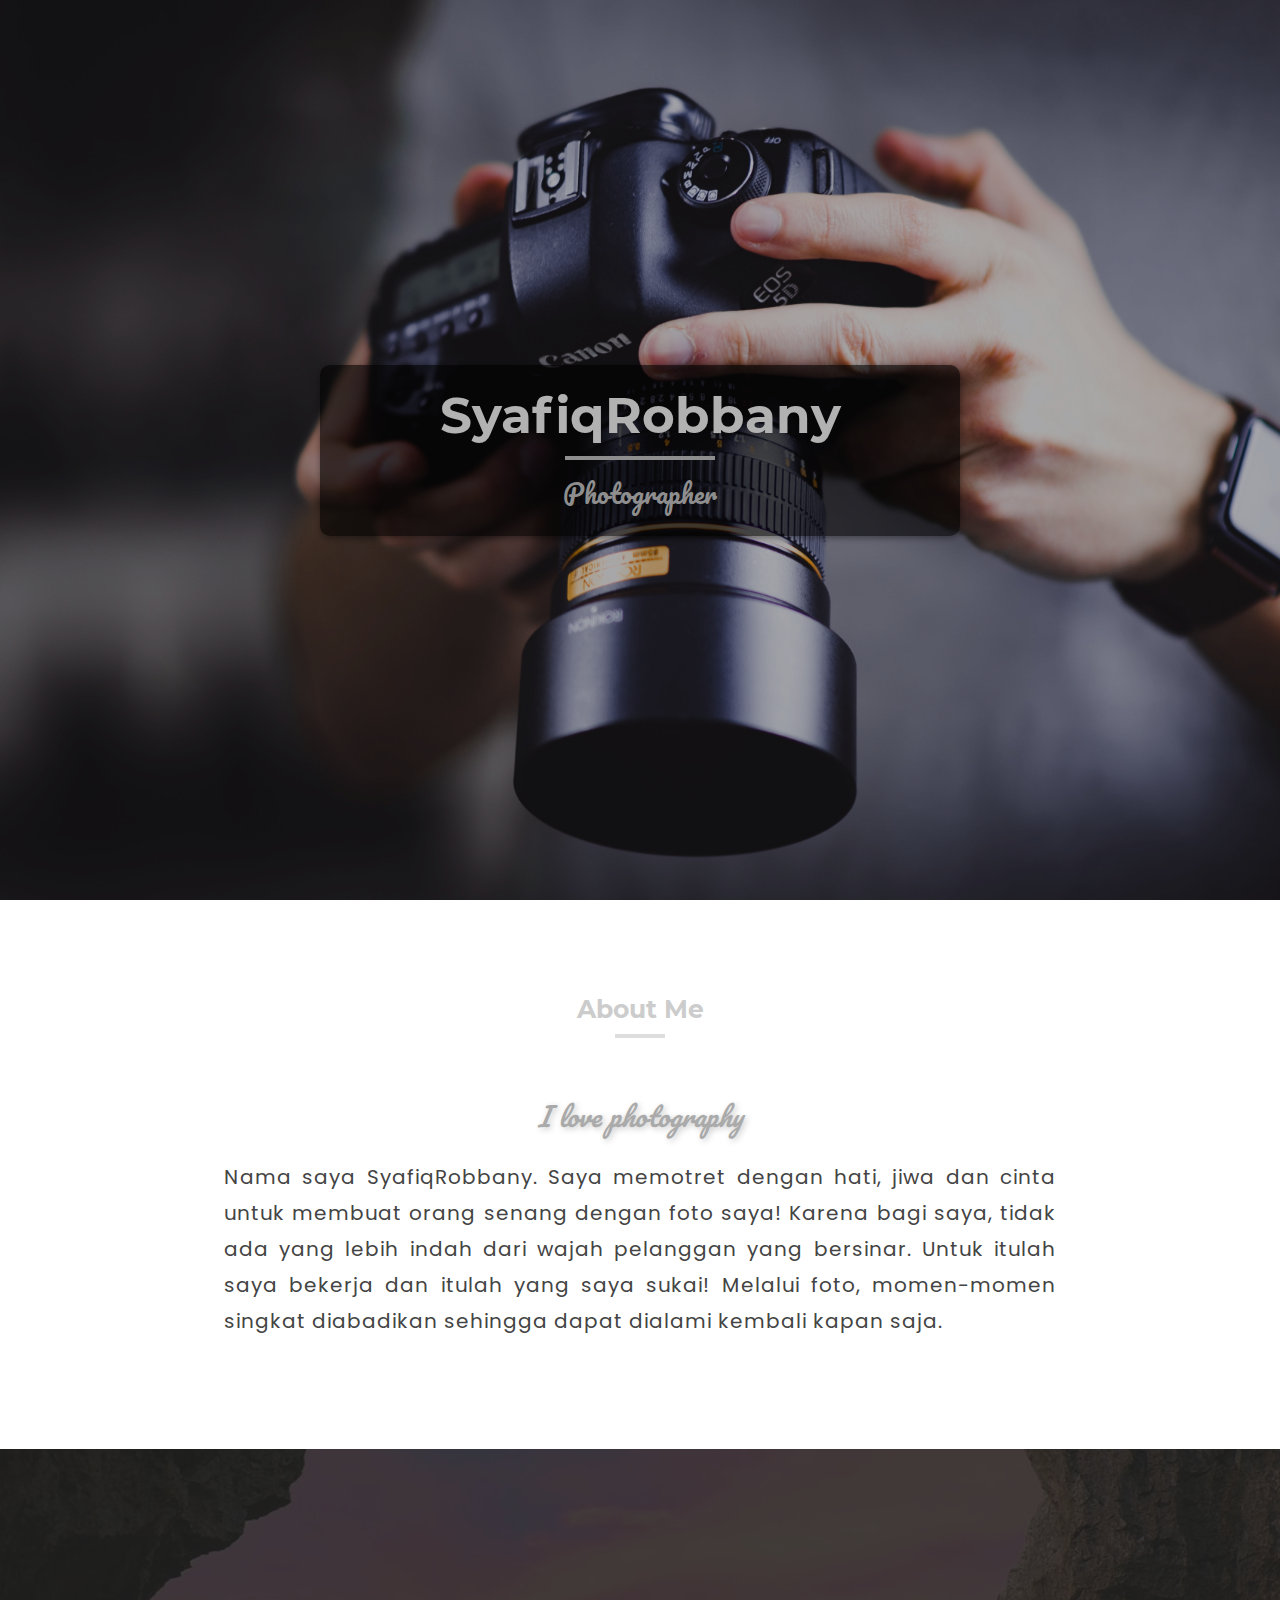
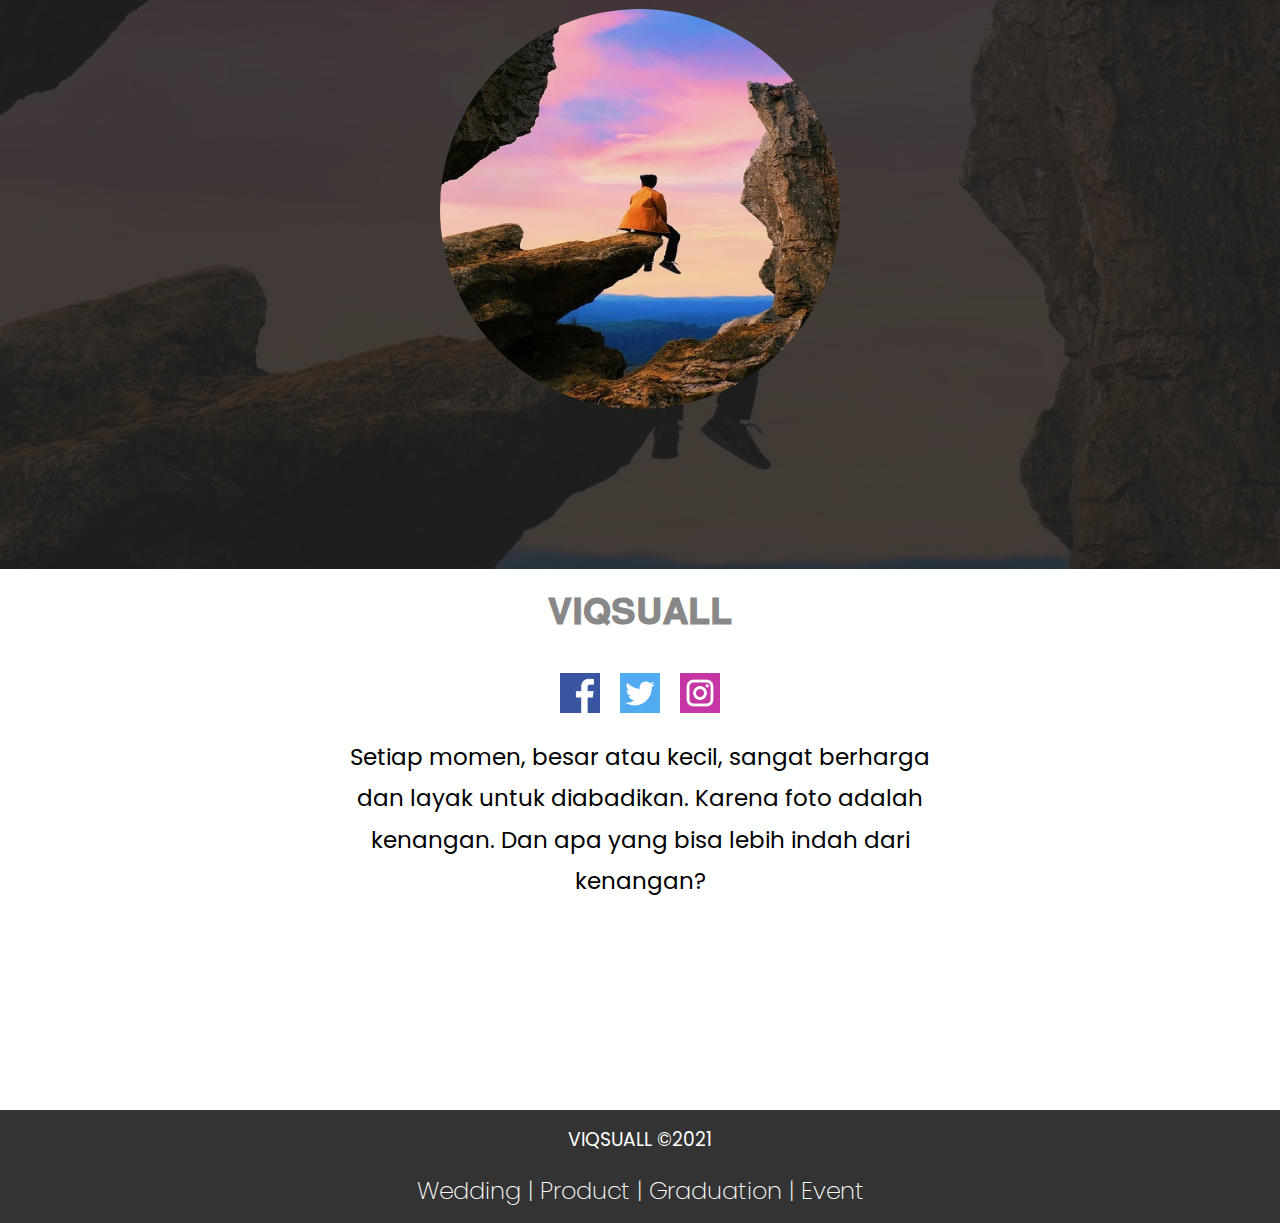
<file: index.html>
<!-- 
  Author : Elias Abdurrahman
  Date   : March 3 2019

  @codingWithElias
  ---------------------
  youtube.com/codingWithElias
  fb.me/codingWithElias
  t.me/codingWithElias
 -->
<!DOCTYPE html>
<html lang="en">
	<head>
		<title>ViqSuall</title>
		<meta charset="utf-8" />
		<meta name="viewport" content="width=device-width, initial-scale=1" />
		<meta name="author" content="Elias Abdurrahman" />
		<link rel="stylesheet" href="css/style.css" />
		<link rel="icon" href="logo.png" />
	</head>
	<body id="body">
		<div class="container">
			<nav class="main-nav" id="mainNav">
				<div class="nav-logo">
					<!-- <h2><a href="#">< YOUR LOGO ></a></h2> -->
					<div class="img-logo">
						<a href="index.html">
							<img src="img/logo.png" alt="Logo" />
						</a>
					</div>
					<img src="img/svg/menu.svg" id="mainMenu" alt="Menu" />
				</div>
				<ul class="nav-links" id="mainLink">
					<li class="active"><a href="index.html">About</a></li>
					<li><a href="portfolio.html">Portfolio</a></li>
					<li><a href="contact.html">Contact</a></li>
				</ul>
			</nav>

			<header class="main-banner-about">
				<div class="overl"></div>
				<div class="title">
					<h1>SyafiqRobbany</h1>
					<hr class="hr" />
					<h2>Photographer</h2>
				</div>
			</header>
			<!-- About  Link-->
			<div id="about"></div>
			<br />
			<section class="main-section-about">
				<h5 class="title-txt">
					About Me
					<hr />
				</h5>
				<div class="about-me">
					<div class="about">
						<h1><em>I love photography</em></h1>
						<p>
							Nama saya SyafiqRobbany. Saya memotret dengan hati, jiwa dan cinta
							untuk membuat orang senang dengan foto saya! Karena bagi saya,
							tidak ada yang lebih indah dari wajah pelanggan yang bersinar.
							Untuk itulah saya bekerja dan itulah yang saya sukai! Melalui
							foto, momen-momen singkat diabadikan sehingga dapat dialami
							kembali kapan saja.
						</p>
					</div>

					<div class="info">
						<div class="about-info">
							<div class="my-image"></div>
							<img src="img/bg-1.jpg" alt="Me" class="me" />
						</div>
						<h1>𝐕𝐈𝐐𝐒𝐔𝐀𝐋𝐋</h1>
						<div class="social">
							<a href="#">
								<img src="img/social/facebook.png" />
							</a>
							<a href="#">
								<img src="img/social/twitter.png" />
							</a>

							<a href="https://www.instagram.com/viqsuall/">
								<img src="img/social/instagram.png" />
							</a>
						</div>
						<p>
							Setiap momen, besar atau kecil, sangat berharga dan layak untuk
							diabadikan. Karena foto adalah kenangan. Dan apa yang bisa lebih
							indah dari kenangan?
						</p>
					</div>
				</div>
				<br /><br /><br />
			</section>
			<div class="some-margin"></div>
			<footer class="main-footer">
				<h3>VIQSUALL &copy;2021</h3>
				<br />
				<h2>Wedding | Product | Graduation | Event</h2>
			</footer>
		</div>
		<script src="js/jquery.min.js"></script>
		<script src="js/app.js"></script>
	</body>
</html>
</file>
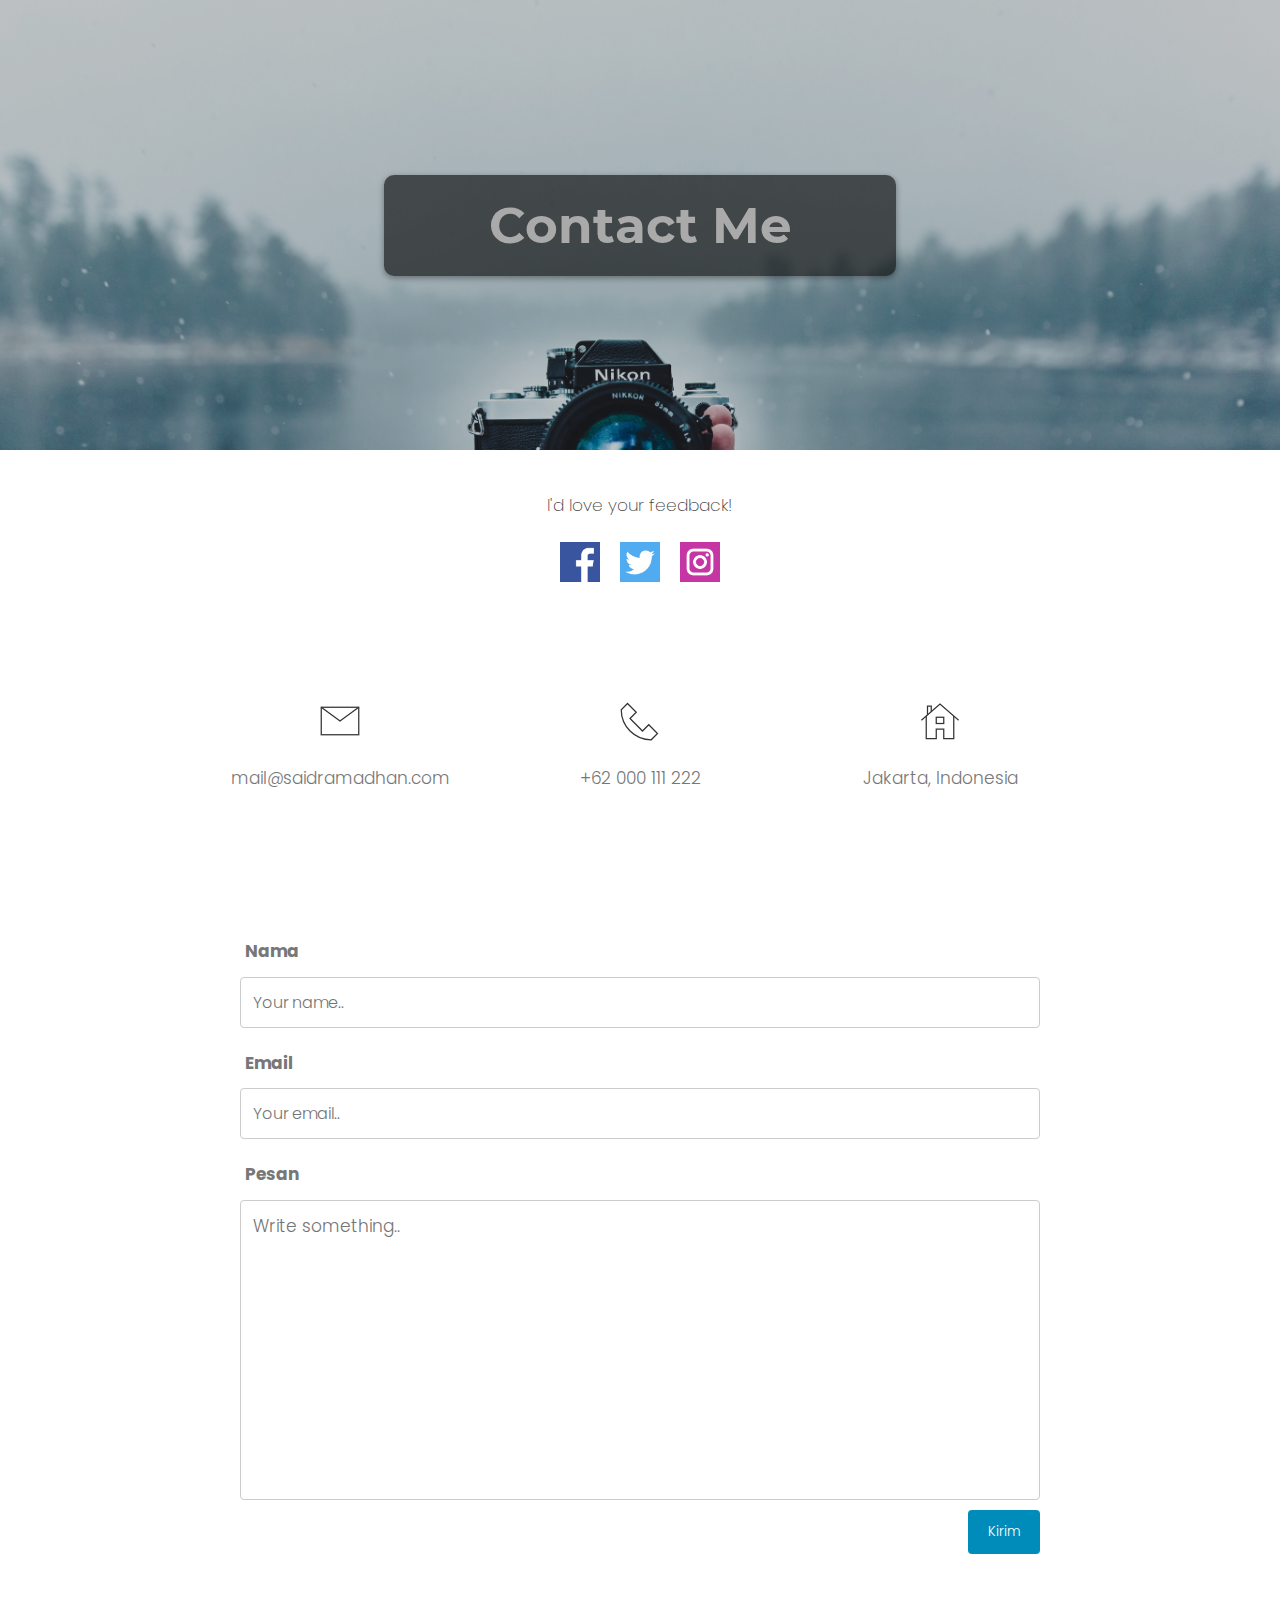
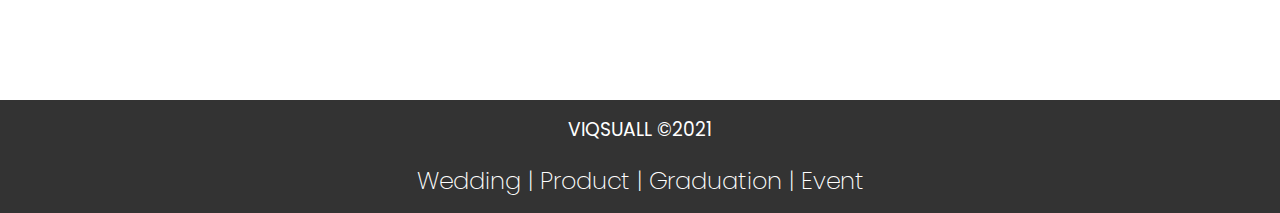
<file: contact.html>
<!DOCTYPE html>
<html lang="en">
	<head>
		<title>Contact Me</title>
		<meta charset="utf-8" />
		<meta name="viewport" content="width=device-width, initial-scale=1" />
		<meta name="author" content="Elias Abdurrahman" />
		<link rel="stylesheet" href="css/style.css" />
		<link rel="icon" href="logo.png" />
	</head>
	<body id="body">
		<div class="container">
			<nav class="main-nav" id="mainNav">
				<div class="nav-logo">
					<!-- <h2><a href="#">< YOUR LOGO ></a></h2> -->
					<div class="img-logo">
						<a href="index.html">
							<img src="img/logo.png" alt="Logo" />
						</a>
					</div>
					<img src="img/svg/menu.svg" id="mainMenu" alt="Menu" />
				</div>
				<ul class="nav-links" id="mainLink">
					<li><a href="index.html">About</a></li>
					<li><a href="portfolio.html">Portfolio</a></li>
					<li class="active"><a href="contact.html">Contact</a></li>
				</ul>
			</nav>

			<header class="main-banner-contact">
				<div class="overl"></div>
				<div class="title">
					<h1>Contact Me</h1>
				</div>
			</header>
			<!-- About  Link-->
			<div id="about"></div>
			<br />
			<section class="main-section">
				<!-- Contact -->
				<div id="contact"></div>
				<br />
				<p class="p-desc">I'd love your feedback!</p>
				<div class="social">
					<a href="#">
						<img src="img/social/facebook.png" />
					</a>
					<a href="#">
						<img src="img/social/twitter.png" />
					</a>

					<a href="https://www.instagram.com/viqsuall/">
						<img src="img/social/instagram.png" />
					</a>
				</div>
				<div class="contact">
					<div class="address">
						<div class="address-link">
							<img src="img/svg/email.svg" />
							<h3 title="My Email">mail@saidramadhan.com</h3>
						</div>
						<div class="address-link">
							<img src="img/svg/phone.svg" />
							<h3>+62 000 111 222</h3>
						</div>
						<div class="address-link">
							<img src="img/svg/home.svg" />
							<h3>Jakarta, Indonesia</h3>
						</div>
					</div>
					<div class="form">
						<form action="" method="POST">
							<div class="row">
								<label for="fname">Nama</label>
								<input type="text" placeholder="Your name.." />
							</div>
							<div class="row">
								<label for="lname">Email</label>
								<input type="text" placeholder="Your email.." />
							</div>
							<div class="row">
								<label for="subject">Pesan</label>
								<textarea
									name="subject"
									placeholder="Write something.."
								></textarea>
							</div>
							<div class="row">
								<button type="submit">Kirim</button>
							</div>
						</form>
					</div>
				</div>
			</section>
			<footer class="main-footer">
				<h3>VIQSUALL &copy;2021</h3>
				<br />
				<h2>Wedding | Product | Graduation | Event</h2>
			</footer>
		</div>
		<script src="js/jquery.min.js"></script>
		<script src="js/app.js"></script>
	</body>
</html>
</file>
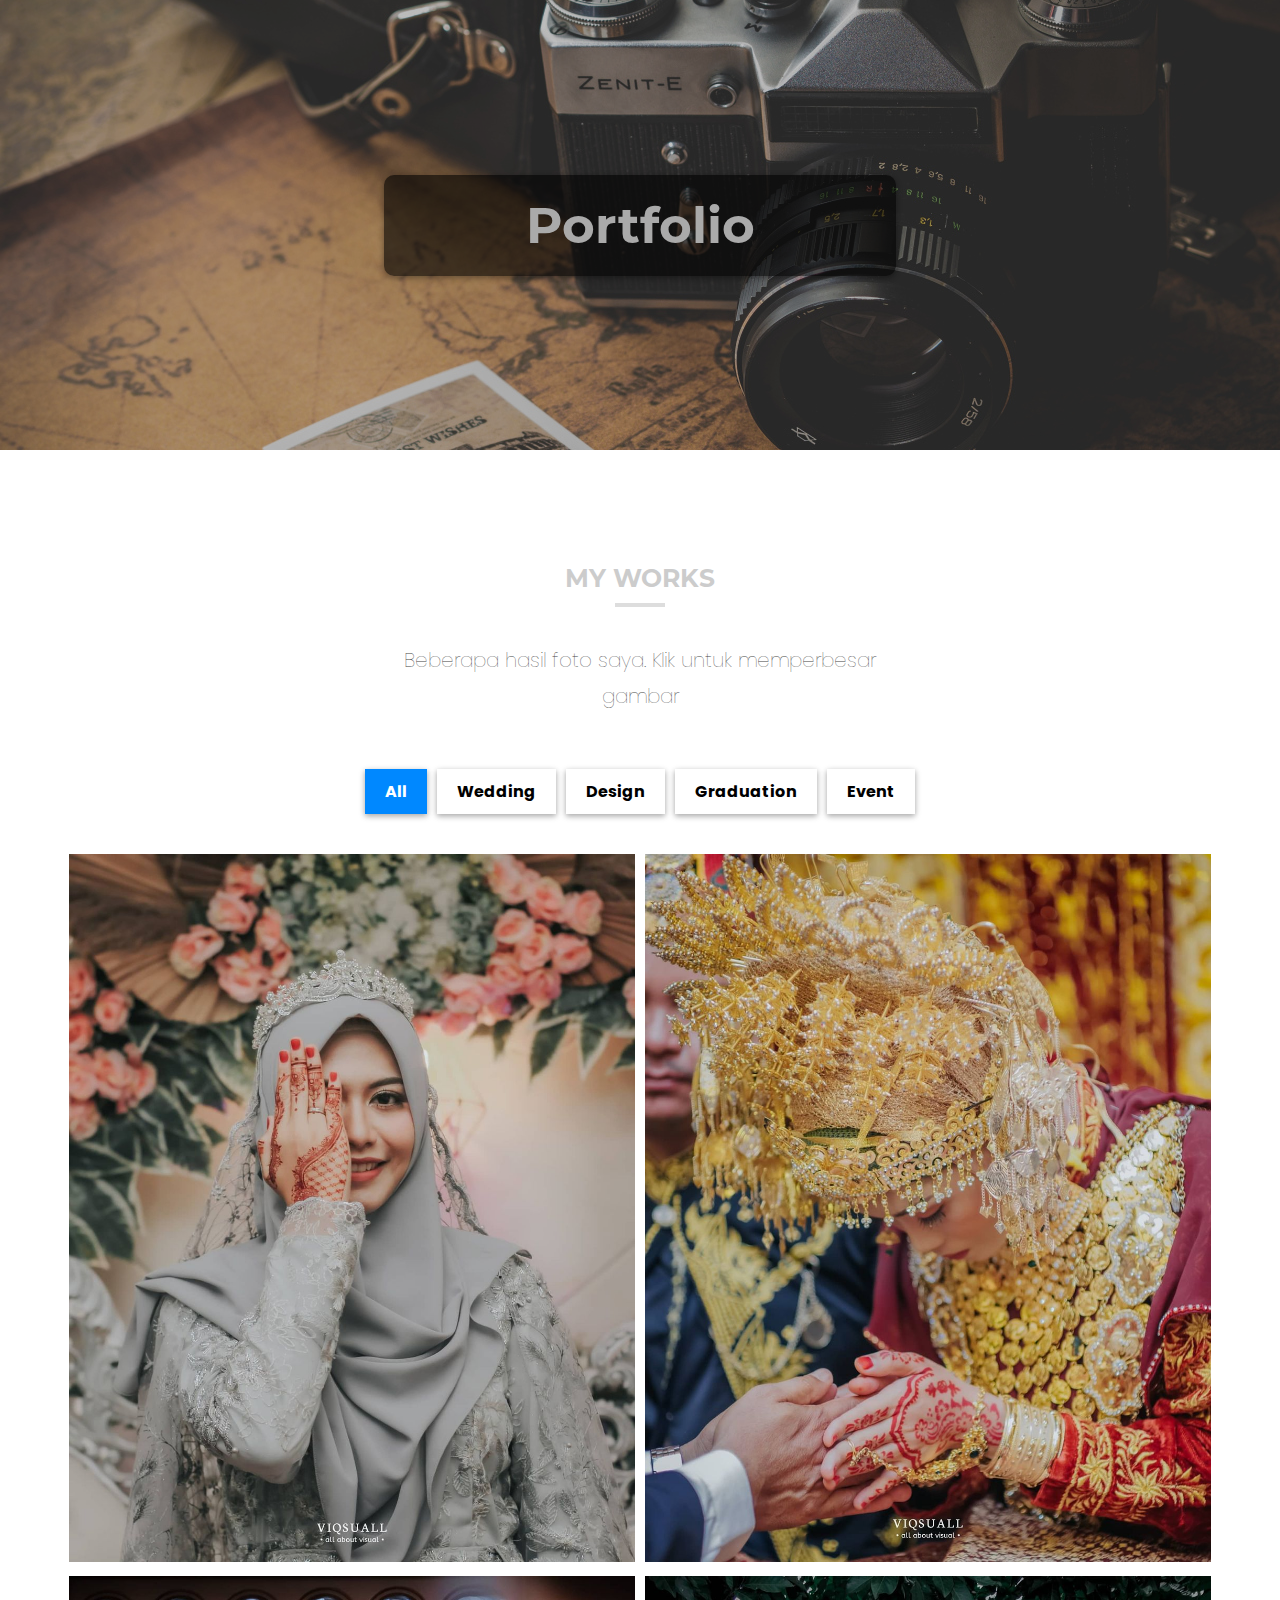
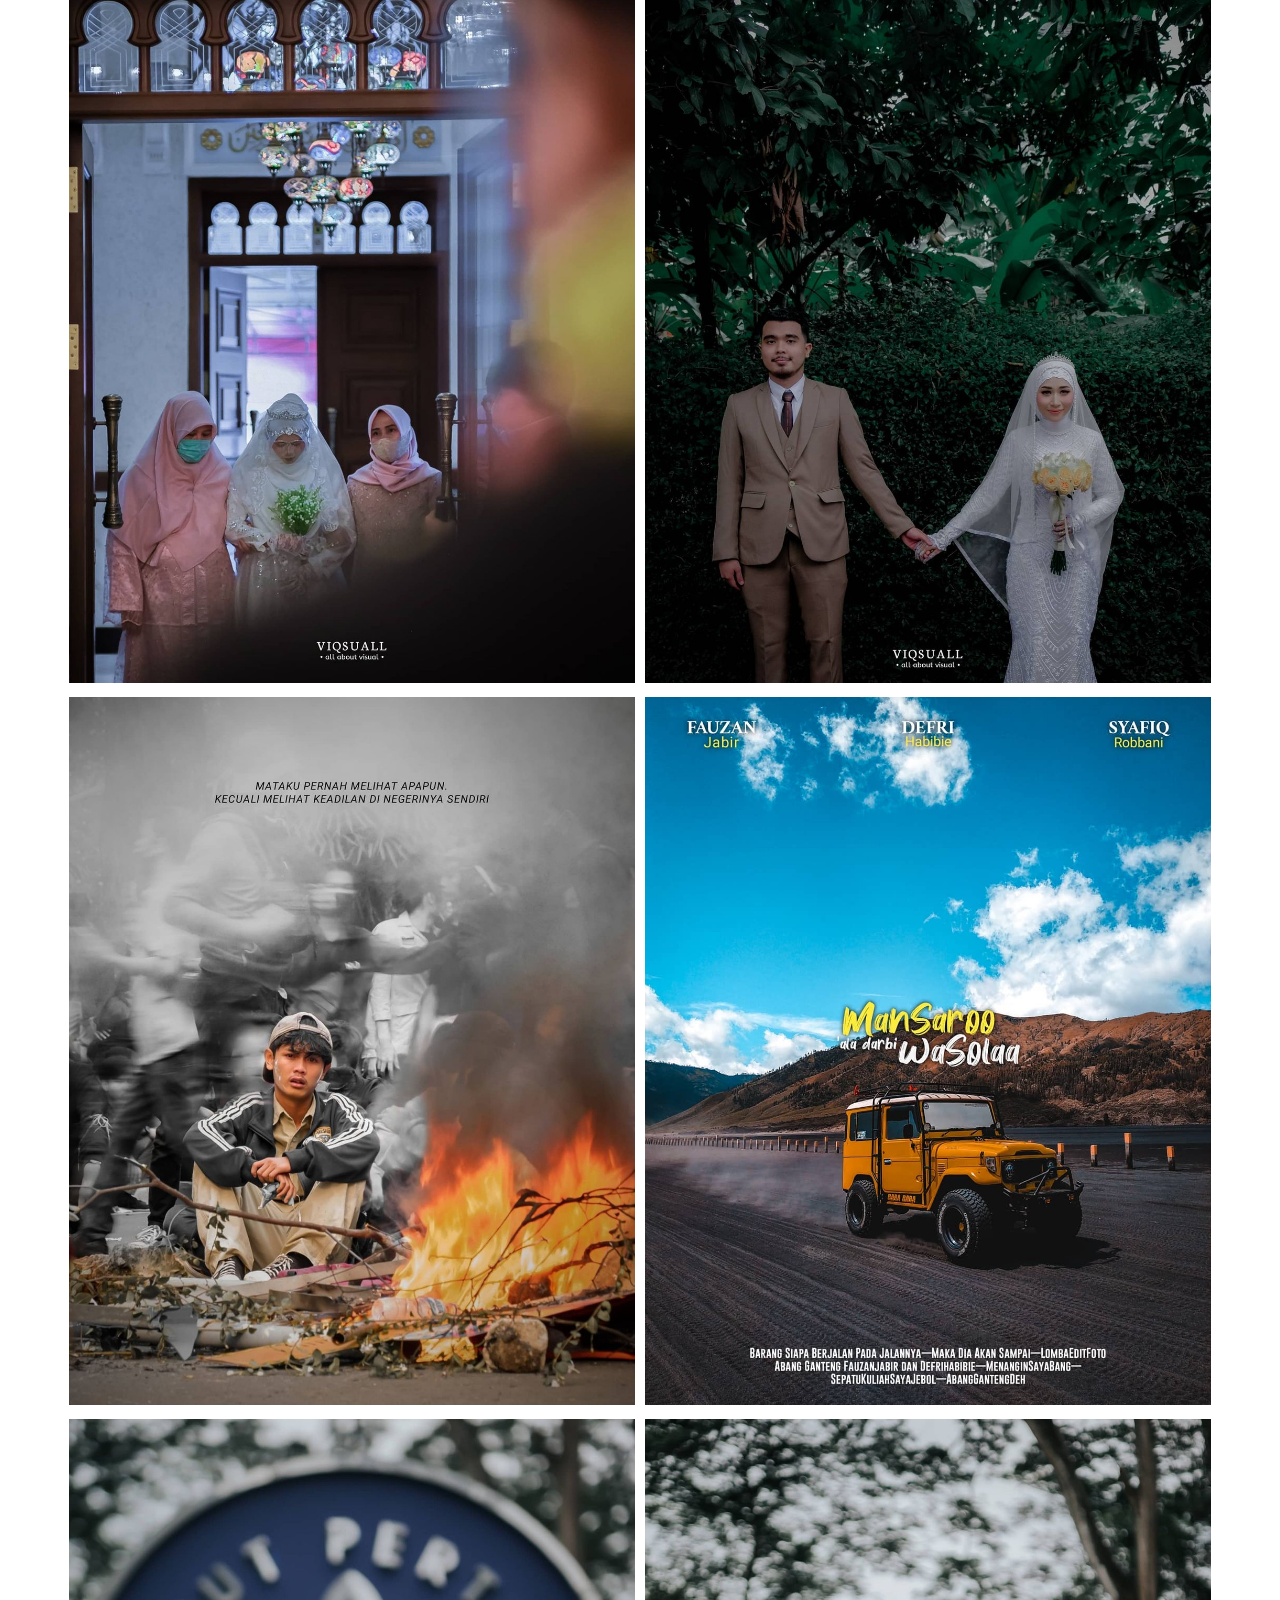
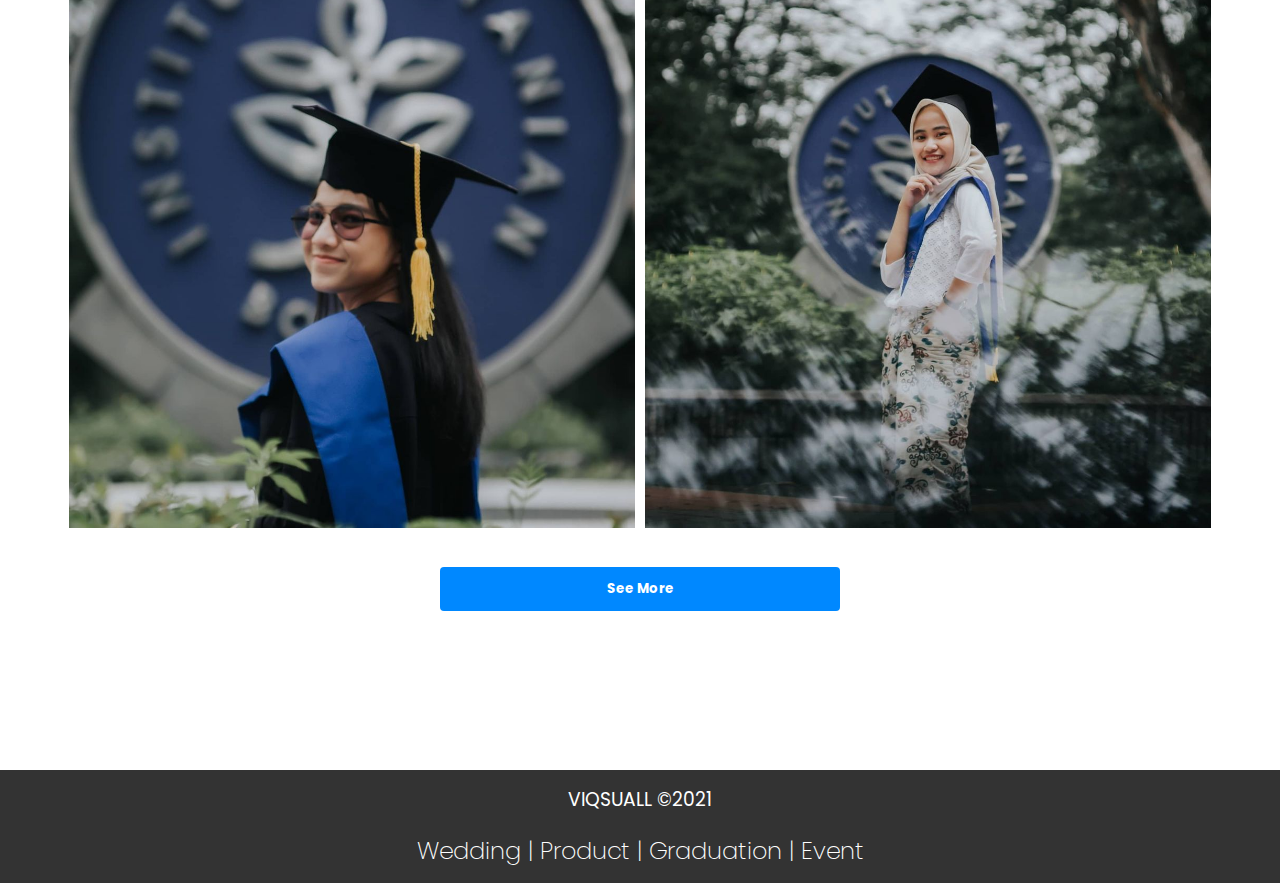
<file: portfolio.html>
<!DOCTYPE html>
<html lang="en">
	<head>
		<title>Portfolio</title>
		<meta charset="utf-8" />
		<meta name="viewport" content="width=device-width, initial-scale=1" />
		<meta name="author" content="Elias Abdurrahman" />
		<link rel="stylesheet" href="css/simpleLightbox.css" />
		<link rel="stylesheet" href="css/style.css" />
		<link rel="icon" href="logo.png" />
	</head>
	<body id="body">
		<div class="container">
			<nav class="main-nav" id="mainNav">
				<div class="nav-logo">
					<!-- <h2><a href="#">< YOUR LOGO ></a></h2> -->
					<div class="img-logo">
						<a href="index.html">
							<img src="img/logo.png" alt="Logo" />
						</a>
					</div>
					<img src="img/svg/menu.svg" id="mainMenu" alt="Menu" />
				</div>
				<ul class="nav-links" id="mainLink">
					<li><a href="index.html">About</a></li>
					<li class="active"><a href="portfolio.html">Portfolio</a></li>
					<li><a href="contact.html">Contact</a></li>
				</ul>
			</nav>

			<header class="main-banner-pot">
				<div class="overl"></div>
				<div class="title">
					<h1>Portfolio</h1>
				</div>
			</header>
			<div id="about"></div>
			<br />
			<section class="main-section-pot">
				<div id="portfolio"></div>
				<br />
				<h5 class="title-txt">
					MY WORKS
					<hr />
				</h5>
				<p class="p-desc">
					Beberapa hasil foto saya. Klik untuk memperbesar gambar
				</p>

				<div class="portfolio">
					<ul class="portfolio-filter">
						<li class="pot-filter active-pf">All</li>
						<li class="pot-filter">Wedding</li>
						<li class="pot-filter">Design</li>
						<li class="pot-filter">Graduation</li>
						<li class="pot-filter">Event</li>
						<!-- <li class="pot-filter">Kampanye</li> -->
					</ul>

					<div class="gallery" id="galleryOne"></div>

					<button class="button-see-more" id="seeMore1">See More</button>
				</div>
				<br />
			</section>
			<footer class="main-footer">
				<h3>VIQSUALL &copy;2021</h3>
				<br />
				<h2>Wedding | Product | Graduation | Event</h2>
			</footer>
		</div>
		<script src="js/jquery.min.js"></script>
		<script src="js/simpleLightbox.min.js"></script>
		<script src="js/app.js"></script>
		<script src="js/data.js"></script>
		<script src="js/gallary.js"></script>
	</body>
</html>
</file>
<file: css/style.css>
@import url("https://fonts.googleapis.com/css2?family=Poppins:wght@600&display=swap");

* {
	padding: 0px;
	margin: 0px;
	-webkit-box-sizing: border-box;
	box-sizing: border-box;
}

body {
	padding: 0px;
	margin: 0px;
	font-family: "Roboto", sans-serif;
}

@font-face {
	font-family: "Montserrat";
	src: url("../fonts/custom/Montserrat-Bold.ttf");
}

@font-face {
	font-family: "Pacifico";
	src: url("../fonts/custom/Pacifico-Regular.ttf");
}

@font-face {
	font-family: "Roboto";
	src: url("../fonts/custom/Roboto-Thin.ttf");
}

.main-nav {
	display: none;
	width: 100%;
	position: fixed;
	top: 0px;
	background: transparent;
	color: #eee;
	z-index: 100;
}

.main-nav .nav-logo {
	display: -webkit-box;
	display: -ms-flexbox;
	display: flex;
	-webkit-box-align: center;
	-ms-flex-align: center;
	align-items: center;
}

@media (min-width: 992px) {
	.main-nav .nav-logo {
		margin-left: 140px;
	}
}

.main-nav .nav-logo .img-logo {
	-webkit-box-flex: 1;
	-ms-flex: 1;
	flex: 1;
	padding: 5px;
	padding-left: 15px;
}

.main-nav .nav-logo .img-logo img {
	width: 40px;
	max-height: 40px;
}

@media (min-width: 992px) {
	.main-nav .nav-logo .img-logo {
		padding-left: 5px;
	}
}

.main-nav .nav-logo h2 {
	-webkit-box-flex: 1;
	-ms-flex: 1;
	flex: 1;
	padding: 15px;
}

.main-nav .nav-logo h2 a {
	font-size: 20px;
	font-family: "Roboto", sans-serif;
	text-decoration: none;
	font-weight: 100;
	color: #555;
}

.main-nav .nav-logo h2 a:hover {
	color: #0088ff;
}

@media (min-width: 992px) {
	.main-nav .nav-logo h2 a {
		font-size: 25px;
		color: #ccc;
	}
}

.main-nav .nav-logo #mainMenu {
	width: 30px;
	height: 30px;
	margin: 0px 10px;
	display: block;
	cursor: pointer;
}

.main-nav .nav-logo #mainMenu:hover {
	opacity: 0.3;
}

@media (min-width: 768px) {
	.main-nav .nav-logo #mainMenu {
		display: none;
	}
}

@media (min-width: 768px) {
	.main-nav .nav-logo {
		float: left;
	}
}

.main-nav .nav-links {
	background: #fff;
	display: none;
	border-top: 1px solid #eee;
}

@media (min-width: 992px) {
	.main-nav .nav-links {
		margin-right: 100px;
	}
}

.main-nav .nav-links li {
	list-style: none;
	text-align: center;
}

.main-nav .nav-links li a {
	display: block;
	padding: 17px;
	text-decoration: none;
	font-family: "Montserrat", sans-serif;
	color: #888;
	font-size: 13px;
	text-transform: uppercase;
	font-weight: 400;
}

.main-nav .nav-links li a:hover {
	color: #0088ff;
}

@media (min-width: 768px) {
	.main-nav .nav-links li a {
		display: inline-block;
		color: #888;
	}
}

@media (min-width: 768px) {
	.main-nav .nav-links li {
		-webkit-box-sizing: border-box;
		box-sizing: border-box;
		display: inline-block;
	}
}

@media (min-width: 768px) {
	.main-nav .nav-links {
		float: right;
		display: inline-block;
		background: transparent;
	}
}

.main-nav .active a {
	color: #0088ff !important;
}

.on-scroll {
	background: #fff !important;
	-webkit-box-shadow: 0 2px 5px 0 rgba(0, 0, 0, 0.2),
		0 2px 7px 0 rgba(0, 0, 0, 0.19);
	box-shadow: 0 2px 5px 0 rgba(0, 0, 0, 0.2), 0 2px 7px 0 rgba(0, 0, 0, 0.19);
}

.on-scroll .nav-logo h2 a {
	color: #333;
}

.on-scroll .nav-logo i {
	color: #333;
}

.main-banner-about {
	display: -webkit-box;
	display: -ms-flexbox;
	display: flex;
	-webkit-box-pack: center;
	-ms-flex-pack: center;
	justify-content: center;
	-webkit-box-orient: vertical;
	-webkit-box-direction: normal;
	-ms-flex-direction: column;
	flex-direction: column;
	-webkit-box-align: center;
	-ms-flex-align: center;
	align-items: center;
	background: url("../img/home-bg-1.jpg") #1d1d1d;
	background-size: cover;
	background-position: center;
	max-height: 400px;
	height: 100vh;
	position: relative;
}

@media (min-width: 768px) {
	.main-banner-about {
		max-height: none;
		background-attachment: fixed;
	}
}

.main-banner-about .title {
	background: rgba(0, 0, 0, 0.6);
	padding: 20px 30px;
	-webkit-box-shadow: 0 2px 5px 0 rgba(0, 0, 0, 0.2),
		0 2px 7px 0 rgba(0, 0, 0, 0.19);
	box-shadow: 0 2px 5px 0 rgba(0, 0, 0, 0.2), 0 2px 7px 0 rgba(0, 0, 0, 0.19);
	border-radius: 10px;
	width: 90%;
}

@media (min-width: 768px) {
	.main-banner-about .title {
		width: 60%;
	}
}

@media (min-width: 992px) {
	.main-banner-about .title {
		width: 50%;
	}
}

.main-banner-about .title hr {
	border: 2px solid #ccc;
	width: 150px;
	margin: 10px auto;
}

.main-banner-about h1 {
	font-family: "Montserrat", sans-serif;
	color: #fff;
	font-size: 30px;
	text-align: center;
	font-weight: 700;
}

@media (min-width: 768px) {
	.main-banner-about h1 {
		font-size: 50px;
	}
}

.main-banner-about h2 {
	font-family: "Pacifico", cursive;
	color: #ccc;
	text-align: center;
	font-size: 22px;
	font-weight: 300;
}

@media (min-width: 768px) {
	.main-banner-about h2 {
		font-size: 26px;
	}
}

.main-banner-about .overl {
	position: absolute;
	left: 0;
	right: 0;
	bottom: 0;
	width: 100%;
	height: 100%;
	background: #000;
	opacity: 0.3;
}

.main-section-about::after {
	content: "";
	clear: both;
	display: block;
}

.main-section-about .title-txt {
	margin-top: 10px;
	font-family: "Montserrat", sans-serif;
	color: #ccc;
	font-size: 25px;
	text-align: center;
	padding: 15px;
	margin-top: 60px;
	font-weight: 700px;
}

.main-section-about .title-txt hr {
	border: 2px solid #ddd;
	width: 50px;
	margin: 10px auto;
}

.main-section-about .about {
	padding: 20px 0px;
	padding-bottom: 100px;
}

.main-section-about .about h1 {
	font-family: "Pacifico", cursive;
	text-shadow: 2px 2px 6px #ccc;
	color: #aaa;
	font-size: 26px;
	text-align: center;
	font-style: italic;
	width: 90%;
	margin: 0px auto;
	padding: 10px 5px;
	font-weight: 100;
}

.main-section-about .about p {
	width: 90%;
	margin: 0px auto;
	font-size: 20px;
	line-height: 1.8em;
	font-family: "Poppins", sans-serif;
	color: #444;
	padding: 10px 5%;
	font-weight: normal;
}

@media (min-width: 768px) {
	.main-section-about .about p {
		text-align: justify;
		letter-spacing: 1px;
	}
}

@media (min-width: 992px) {
	.main-section-about .about p {
		width: 75%;
	}
}

.main-section-about .info .about-info {
	width: 100%;
	background: #222;
	position: relative;
}

.main-section-about .info .my-image {
	background: url("../img/bg-2.jpg") #eee;
	background-size: cover;
	background-position: center;
	width: 100%;
	min-height: 400px;
	opacity: 1;
}

@media (min-width: 768px) {
	.main-section-about .info .my-image {
		max-height: none;
		height: 70vh;
	}
}

@media (min-width: 992px) {
	.main-section-about .info .my-image {
		opacity: 0.15;
		max-height: none;
		height: 80vh;
	}
}

.main-section-about .info .me {
	display: none;
	width: 400px;
	height: 400px;
	position: absolute;
	top: 50%;
	left: 50%;
	-webkit-transform: translate(-50%, -50%);
	-ms-transform: translate(-50%, -50%);
	transform: translate(-50%, -50%);
	border-radius: 50%;
}

@media (min-width: 992px) {
	.main-section-about .info .me {
		display: block;
	}
}

.main-section-about .info h1 {
	font-family: "Montserrat", sans-serif;
	color: #888;
	font-size: 36px;
	font-weight: 700;
	text-align: center;
	padding: 20px 5px;
}

.main-section-about .info p {
	text-align: center;
	width: 90%;
	margin: 0px auto;
	font-size: 23px;
	line-height: 1.8em;
	font-family: "Poppins", sans-serif;
	color: black;
	padding: 0px 5%;
}

@media (min-width: 768px) {
	.main-section-about .info p {
		width: 760px;
	}
}

.main-section-about .info .social {
	display: -webkit-box;
	display: -ms-flexbox;
	display: flex;
	-webkit-box-pack: center;
	-ms-flex-pack: center;
	justify-content: center;
	margin: 20px 0px;
}

.main-section-about .info .social a {
	display: block;
	text-decoration: none;
	margin: 0px 10px;
	background: #fff;
}

.main-section-about .info .social a img {
	width: 40px;
}

.main-section-about .info .social a:hover {
	opacity: 0.7;
	-webkit-transform: scale(1.1);
	-ms-transform: scale(1.1);
	transform: scale(1.1);
}

.main-section-about .list {
	display: -webkit-box;
	display: -ms-flexbox;
	display: flex;
	-webkit-box-orient: vertical;
	-webkit-box-direction: normal;
	-ms-flex-direction: column;
	flex-direction: column;
}

.main-section-about .list .list-item {
	margin: 20px 0px;
}

@media (min-width: 992px) {
	.main-section-about .list .list-item {
		width: 80%;
		margin: 20px auto;
	}
}

.main-section-about .list .list-item h2 {
	color: #555;
	padding: 10px 0px;
	width: 90%;
	margin: 0px auto;
	font-family: "Roboto", sans-serif;
	font-weight: 100;
	letter-spacing: 8px;
	font-size: 17px;
	font-weight: 200;
}

.main-section-about .list .list-item .progress-bar {
	width: 90%;
	height: 30px;
	background: #f1f1f1;
	margin: 0px auto;
}

.main-section-about .list .list-item .progress-bar .progress-val {
	background: #777;
	height: 100%;
	line-height: 30px;
	text-align: center;
	color: #eee;
	font-family: "Roboto", sans-serif;
	font-weight: 300;
}

.main-section-about .list .list-item .progress-bar .pv-25 {
	width: 25%;
}

.main-section-about .list .list-item .progress-bar .pv-50 {
	width: 50%;
}

.main-section-about .list .list-item .progress-bar .pv-75 {
	width: 75%;
}

.main-section-about .list .list-item .progress-bar .pv-80 {
	width: 80%;
}

.main-section-about .list .list-item .progress-bar .pv-85 {
	width: 85%;
}

.main-section-about .list .list-item .progress-bar .pv-90 {
	width: 90%;
}

.main-section-about .list .list-item .progress-bar .pv-95 {
	width: 95%;
}

.main-section-about .list .list-item .progress-bar .pv-99 {
	width: 99%;
}

.main-section-about .list-two {
	background: url("../img/home-bg-3.jpg") #1d1d1d;
	background-size: cover;
	background-position: center;
	width: 100%;
	min-height: 400px;
	padding: 10px 0px;
	margin: 40px 0px;
}

@media (min-width: 768px) {
	.main-section-about .list-two {
		max-height: none;
		height: 50vh;
		display: -webkit-box;
		display: -ms-flexbox;
		display: flex;
		-ms-flex-wrap: wrap;
		flex-wrap: wrap;
		-webkit-box-pack: center;
		-ms-flex-pack: center;
		justify-content: center;
		-webkit-box-align: center;
		-ms-flex-align: center;
		align-items: center;
		background-attachment: fixed;
	}
}

.main-section-about .list-two .list-item {
	background: rgba(0, 0, 0, 0.7);
	text-align: center;
	width: 200px;
	height: 100px;
	margin: 60px auto;
	display: -webkit-box;
	display: -ms-flexbox;
	display: flex;
	-webkit-box-pack: center;
	-ms-flex-pack: center;
	justify-content: center;
	-webkit-box-align: center;
	-ms-flex-align: center;
	align-items: center;
	-webkit-box-orient: vertical;
	-webkit-box-direction: normal;
	-ms-flex-direction: column;
	flex-direction: column;
}

@media (min-width: 768px) {
	.main-section-about .list-two .list-item {
		width: 30%;
		margin: 5% 10%;
	}
}

@media (min-width: 992px) {
	.main-section-about .list-two .list-item {
		width: 200px;
		margin: 20px;
	}
}

.main-section-about .list-two .list-item h6 {
	color: #fff;
	font-family: "Roboto", sans-serif;
	font-weight: 100;
	letter-spacing: 8px;
	font-size: 20px;
}

.main-section-about .list-two .list-item h4 {
	color: #ccc;
	font-family: "Roboto", sans-serif;
	font-weight: 400;
	font-size: 20px;
	padding: 10px 0px;
}

.some-margin {
	margin-top: 150px;
}

.main-banner-contact {
	display: -webkit-box;
	display: -ms-flexbox;
	display: flex;
	-webkit-box-pack: center;
	-ms-flex-pack: center;
	justify-content: center;
	-webkit-box-orient: vertical;
	-webkit-box-direction: normal;
	-ms-flex-direction: column;
	flex-direction: column;
	-webkit-box-align: center;
	-ms-flex-align: center;
	align-items: center;
	background: url("../img/contact-bg-1.jpg") #1d1d1d;
	background-size: cover;
	background-position: bottom;
	max-height: 400px;
	height: 50vh;
	position: relative;
}

@media (min-width: 768px) {
	.main-banner-contact {
		max-height: none;
		background-attachment: fixed;
	}
}

.main-banner-contact .title {
	background: rgba(0, 0, 0, 0.6);
	padding: 20px 30px;
	-webkit-box-shadow: 0 2px 5px 0 rgba(0, 0, 0, 0.2),
		0 2px 7px 0 rgba(0, 0, 0, 0.19);
	box-shadow: 0 2px 5px 0 rgba(0, 0, 0, 0.2), 0 2px 7px 0 rgba(0, 0, 0, 0.19);
	border-radius: 10px;
	z-index: 2;
	width: 90%;
}

@media (min-width: 768px) {
	.main-banner-contact .title {
		width: 60%;
	}
}

@media (min-width: 992px) {
	.main-banner-contact .title {
		width: 40%;
	}
}

.main-banner-contact .title hr {
	border: 2px solid #ccc;
	width: 150px;
	margin: 10px auto;
}

.main-banner-contact h1 {
	font-family: "Montserrat", sans-serif;
	color: #aaa;
	text-align: center;
	font-weight: 400;
	font-size: 40px;
}

@media (min-width: 768px) {
	.main-banner-contact h1 {
		font-size: 50px;
		font-weight: 700;
	}
}

.main-banner-contact .overl {
	position: absolute;
	left: 0;
	right: 0;
	bottom: 0;
	width: 100%;
	height: 100%;
	background: #000;
	opacity: 0.2;
}

.main-section .p-desc {
	color: #444;
	text-align: center;
	font-size: 17px;
	line-height: 2em;
	font-family: "Poppins", sans-serif;
	font-weight: 200;
	padding: 0px 5%;
}

.main-section .contact {
	width: 90%;
	margin: 40px auto;
}

.main-section .contact .address {
	display: -webkit-box;
	display: -ms-flexbox;
	display: flex;
	text-align: center;
	-webkit-box-orient: vertical;
	-webkit-box-direction: normal;
	-ms-flex-direction: column;
	flex-direction: column;
	margin: 100px 0px;
}

@media (min-width: 992px) {
	.main-section .contact .address {
		-webkit-box-orient: horizontal;
		-webkit-box-direction: normal;
		-ms-flex-direction: row;
		flex-direction: row;
		-webkit-box-pack: center;
		-ms-flex-pack: center;
		justify-content: center;
		-webkit-box-align: center;
		-ms-flex-align: center;
		align-items: center;
	}
}

.main-section .contact .address .address-link {
	margin: 15px 0px;
}

@media (min-width: 992px) {
	.main-section .contact .address .address-link {
		width: 300px;
	}
}

.main-section .contact .address .address-link img {
	width: 40px;
}

.main-section .contact .address .address-link h3 {
	font-family: "Poppins", sans-serif;
	font-weight: 300;
	color: #777;
	font-size: 17px;
	text-align: center;
	padding: 20px 5px;
}

.main-section .contact form {
	display: block;
	margin-bottom: 200px;
}

@media (min-width: 992px) {
	.main-section .contact form {
		width: 800px;
		margin: 60px auto;
		margin-bottom: 200px;
	}
}

.main-section .contact .row {
	margin: 10px 0px;
}

.main-section .contact .row input {
	display: block;
	width: 100%;
	padding: 12px;
	border: 1px solid #ccc;
	border-radius: 4px;
	font-size: 16px;
	color: #888;
	outline-color: #000;
	font-family: "Poppins", sans-serif;
	font-weight: 300;
}

.main-section .contact .row textarea {
	display: block;
	width: 100%;
	height: 300px;
	padding: 12px;
	border: 1px solid #ccc;
	border-radius: 4px;
	resize: none;
	font-size: 17px;
	color: #888;
	outline-color: #000;
	font-family: "Poppins", sans-serif;
	font-weight: 300;
}

.main-section .contact .row label {
	display: block;
	font-size: 17px;
	line-height: 1.8em;
	font-family: "Poppins", sans-serif;
	font-weight: 300;
	text-align: justify;
	color: #777;
	padding: 10px 5px;
	font-weight: bold;
}

.main-section .contact .row button {
	background-color: #008cba;
	color: white;
	padding: 12px 20px;
	border: none;
	border-radius: 4px;
	cursor: pointer;
	float: right;
	font-family: "Poppins", sans-serif;
	font-weight: 300;
}

.main-section .contact .row button:hover {
	opacity: 0.7;
}

.main-section .social {
	display: -webkit-box;
	display: -ms-flexbox;
	display: flex;
	-webkit-box-pack: center;
	-ms-flex-pack: center;
	justify-content: center;
	margin: 20px 0px;
}

.main-section .social a {
	display: block;
	text-decoration: none;
	margin: 0px 10px;
}

.main-section .social a img {
	width: 40px;
}

.main-section .social a:hover {
	opacity: 0.7;
	-webkit-transform: scale(1.1);
	-ms-transform: scale(1.1);
	transform: scale(1.1);
}

.main-banner-pot {
	display: -webkit-box;
	display: -ms-flexbox;
	display: flex;
	-webkit-box-pack: center;
	-ms-flex-pack: center;
	justify-content: center;
	-webkit-box-orient: vertical;
	-webkit-box-direction: normal;
	-ms-flex-direction: column;
	flex-direction: column;
	-webkit-box-align: center;
	-ms-flex-align: center;
	align-items: center;
	background: url("../img/portp-bg-1.jpg") #1d1d1d;
	background-size: cover;
	background-position: bottom;
	max-height: 400px;
	height: 50vh;
	position: relative;
}

@media (min-width: 768px) {
	.main-banner-pot {
		max-height: none;
		background-attachment: fixed;
	}
}

.main-banner-pot .title {
	background: rgba(0, 0, 0, 0.6);
	padding: 20px 30px;
	-webkit-box-shadow: 0 2px 5px 0 rgba(0, 0, 0, 0.2),
		0 2px 7px 0 rgba(0, 0, 0, 0.19);
	box-shadow: 0 2px 5px 0 rgba(0, 0, 0, 0.2), 0 2px 7px 0 rgba(0, 0, 0, 0.19);
	border-radius: 10px;
	z-index: 2;
	width: 90%;
}

@media (min-width: 768px) {
	.main-banner-pot .title {
		width: 60%;
	}
}

@media (min-width: 992px) {
	.main-banner-pot .title {
		width: 40%;
	}
}

.main-banner-pot .title hr {
	border: 2px solid #ccc;
	width: 150px;
	margin: 10px auto;
}

.main-banner-pot h1 {
	font-family: "Montserrat", sans-serif;
	color: #aaa;
	text-align: center;
	font-weight: 400;
	font-size: 40px;
}

@media (min-width: 768px) {
	.main-banner-pot h1 {
		font-size: 50px;
		font-weight: 700;
	}
}

.main-banner-pot .overl {
	position: absolute;
	left: 0;
	right: 0;
	bottom: 0;
	width: 100%;
	height: 100%;
	background: #000;
	opacity: 0.2;
}

.main-section-pot::after {
	content: "";
	clear: both;
	display: block;
}

.main-section-pot .title-txt {
	margin-top: 10px;
	font-family: "Montserrat", sans-serif;
	color: #ccc;
	font-size: 25px;
	text-align: center;
	padding: 15px;
	margin-top: 60px;
	font-weight: 700px;
}

.main-section-pot .title-txt hr {
	border: 2px solid #ddd;
	width: 50px;
	margin: 10px auto;
}

.main-section-pot .p-desc {
	width: 90%;
	margin: 0px auto;
	font-size: 20px;
	line-height: 1.8em;
	font-family: "Poppins", sans-serif;
	color: #444;
	padding: 10px 5%;
	font-weight: 100;
	text-align: center;
}

@media (min-width: 768px) {
	.main-section-pot .p-desc {
		width: 600px;
	}
}

.main-section-pot .info .my-image {
	background: url("../img/3.jpg") #1d1d1d;
	background-size: cover;
	background-position: center;
	width: 100%;
	min-height: 400px;
}

@media (min-width: 768px) {
	.main-section-pot .info .my-image {
		max-height: none;
		height: 50vh;
		background-attachment: fixed;
	}
}

@media (min-width: 992px) {
	.main-section-pot .info .my-image {
		max-height: none;
		height: 80vh;
	}
}

.main-section-pot .portfolio {
	width: 90%;
	margin: 40px auto;
}

.main-section-pot .portfolio .portfolio-filter {
	display: -webkit-box;
	display: -ms-flexbox;
	display: flex;
	-ms-flex-wrap: wrap;
	flex-wrap: wrap;
	-webkit-box-pack: center;
	-ms-flex-pack: center;
	justify-content: center;
	margin: 30px 0px;
}

.main-section-pot .portfolio .portfolio-filter li {
	margin: 5px;
	list-style: none;
	padding: 10px 20px;
	-webkit-box-shadow: 0 2px 5px 0 rgba(0, 0, 0, 0.2),
		0 2px 7px 0 rgba(0, 0, 0, 0.19);
	box-shadow: 0 2px 5px 0 rgba(0, 0, 0, 0.2), 0 2px 7px 0 rgba(0, 0, 0, 0.19);
	font-family: "Poppins", sans-serif;
	font-weight: bold;
	color: black;
	cursor: pointer;
	-webkit-transition: background 500ms;
	-o-transition: background 500ms;
	transition: background 500ms;
}

.main-section-pot .portfolio .portfolio-filter li:hover {
	background: #0088ff;
	color: #fff;
}

.main-section-pot .portfolio .portfolio-filter .active-pf {
	background: #0088ff;
	color: #fff;
}

.main-section-pot .portfolio .button-see-more {
	display: block;
	width: 100%;
	background-color: #0088ff;
	color: #fff;
	padding: 12px 20px;
	margin: 20px 0px;
	border: none;
	outline: none;
	border-radius: 4px;
	font-family: "Poppins", sans-serif;
	font-weight: bold;
	cursor: pointer;
	outline-color: #555;
	-webkit-transition: opacity 500ms;
	-o-transition: opacity 500ms;
	transition: opacity 500ms;
}

@media (min-width: 992px) {
	.main-section-pot .portfolio .button-see-more {
		width: 400px;
		margin: 30px auto;
	}
}

.main-section-pot .portfolio .button-see-more:hover {
	opacity: 0.7;
}

.gallery {
	display: -webkit-box;
	display: -ms-flexbox;
	display: flex;
	-ms-flex-wrap: wrap;
	flex-wrap: wrap;
	min-height: 300px;
}

.gallery a {
	display: block;
	-ms-flex-preferred-size: 100%;
	flex-basis: 100%;
	padding: 5px;
}

@media (min-width: 768px) {
	.gallery a {
		-ms-flex-preferred-size: 50%;
		flex-basis: 50%;
	}
}

.gallery a img {
	width: 100%;
}

/*for links*/
.slbCaption {
	font-family: Verdana, sans-serif;
	font-size: 20px;
	padding: 15px;
	font-weight: 100;
}

.slbCaption a {
	text-decoration: none;
	color: #eee;
	font-family: Verdana, sans-serif;
	font-size: 20px;
	font-weight: 100;
	cursor: pointer;
}

.slbCaption a:hover {
	color: #0088ff;
}

.main-footer {
	margin-top: 100px;
	width: 100%;
	background: #333;
	padding: 15px;
}

.main-footer h3 {
	text-align: center;
	color: #fff;
	font-family: "Poppins", sans-serif;
	font-weight: 400;
}

.main-footer h2 {
	text-align: center;
	color: #fff;
	font-family: "Poppins", sans-serif;
	font-weight: 200;
}
</file>
<file: css/simpleLightbox.css>
.slbOverlay, .slbWrapOuter, .slbWrap {
  position: fixed;
  top: 0;
  right: 0;
  bottom: 0;
  left: 0;
}

.slbOverlay {
  overflow: hidden;
  z-index: 2000;
  background-color: #000;
  opacity: 0.7;
  -webkit-animation: slbOverlay 0.5s;
  -moz-animation: slbOverlay 0.5s;
  animation: slbOverlay 0.5s;
}

.slbWrapOuter {
  overflow-x: hidden;
  overflow-y: auto;
  z-index: 2010;
}

.slbWrap {
  position: absolute;
  text-align: center;
}

.slbWrap:before {
  content: "";
  display: inline-block;
  height: 100%;
  vertical-align: middle;
}

.slbContentOuter {
  position: relative;
  display: inline-block;
  vertical-align: middle;
  margin: 0px auto;
  padding: 0 1em;
  box-sizing: border-box;
  z-index: 2020;
  text-align: left;
  max-width: 100%;
}

.slbContentEl .slbContentOuter {
  padding: 5em 1em;
}

.slbContent {
  position: relative;
}

.slbContentEl .slbContent {
  -webkit-animation: slbEnter 0.3s;
  -moz-animation: slbEnter 0.3s;
  animation: slbEnter 0.3s;
  background-color: #fff;
  box-shadow: 0 0.2em 1em rgba(0, 0, 0, 0.4);
}

.slbImageWrap {
  -webkit-animation: slbEnter 0.3s;
  -moz-animation: slbEnter 0.3s;
  animation: slbEnter 0.3s;
  position: relative;
}

.slbImageWrap:after {
  content: "";
  position: absolute;
  left: 0;
  right: 0;
  top: 5em;
  bottom: 5em;
  display: block;
  z-index: -1;
  box-shadow: 0 0.2em 1em rgba(0, 0, 0, 0.6);
  background-color: #FFF;
}

.slbDirectionNext .slbImageWrap {
  -webkit-animation: slbEnterNext 0.4s;
  -moz-animation: slbEnterNext 0.4s;
  animation: slbEnterNext 0.4s;
}

.slbDirectionPrev .slbImageWrap {
  -webkit-animation: slbEnterPrev 0.4s;
  -moz-animation: slbEnterPrev 0.4s;
  animation: slbEnterPrev 0.4s;
}

.slbImage {
  width: auto;
  max-width: 100%;
  height: auto;
  display: block;
  line-height: 0;
  box-sizing: border-box;
  padding: 5em 0;
  margin: 0 auto;
}

.slbCaption {
  display: inline-block;
  max-width: 100%;
  overflow: hidden;
  text-overflow: ellipsis;
  white-space: nowrap;
  word-wrap: normal;
  font-size: 1.4em;
  position: absolute;
  left: 0;
  right: 0;
  bottom: 0;
  padding: 0.71429em 0;
  color: #fff;
  color: rgba(255, 255, 255, 0.7);
  text-align: center;
}

.slbCloseBtn, .slbArrow {
  margin: 0;
  padding: 0;
  border: 0;
  cursor: pointer;
  background: none;
}

.slbCloseBtn::-moz-focus-inner, .slbArrow::-moz-focus-inner {
  padding: 0;
  border: 0;
}

.slbCloseBtn:hover, .slbArrow:hover {
  opacity: 0.5;
}

.slbCloseBtn:active, .slbArrow:active {
  opacity: 0.8;
}

.slbCloseBtn {
  -webkit-animation: slbEnter 0.3s;
  -moz-animation: slbEnter 0.3s;
  animation: slbEnter 0.3s;
  font-size: 3em;
  width: 1.66667em;
  height: 1.66667em;
  line-height: 1.66667em;
  position: absolute;
  right: -0.33333em;
  top: 0;
  color: #fff;
  color: rgba(255, 255, 255, 0.7);
  text-align: center;
}

.slbLoading .slbCloseBtn {
  display: none;
}

.slbLoadingText {
  font-size: 1.4em;
  color: #fff;
  color: rgba(255, 255, 255, 0.9);
}

.slbArrows {
  position: fixed;
  top: 50%;
  left: 0;
  right: 0;
}

.slbLoading .slbArrows {
  display: none;
}

.slbArrow {
  position: absolute;
  top: 50%;
  margin-top: -5em;
  width: 5em;
  height: 10em;
  opacity: 0.7;
  text-indent: -999em;
  overflow: hidden;
}

.slbArrow:before {
  content: "";
  position: absolute;
  top: 50%;
  left: 50%;
  margin: -0.8em 0 0 -0.8em;
  border: 0.8em solid transparent;
}

.slbArrow.next {
  right: 0;
}

.slbArrow.next:before {
  border-left-color: #fff;
}

.slbArrow.prev {
  left: 0;
}

.slbArrow.prev:before {
  border-right-color: #fff;
}

.slbIframeCont {
  width: 80em;
  height: 0;
  overflow: hidden;
  padding-top: 56.25%;
  margin: 5em 0;
}

.slbIframe {
  position: absolute;
  top: 0;
  left: 0;
  width: 100%;
  height: 100%;
  box-shadow: 0 0.2em 1em rgba(0, 0, 0, 0.6);
  background: #000;
}

@-webkit-keyframes slbOverlay {
  from {
    opacity: 0;
  }
  to {
    opacity: 0.7;
  }
}

@-moz-keyframes slbOverlay {
  from {
    opacity: 0;
  }
  to {
    opacity: 0.7;
  }
}

@keyframes slbOverlay {
  from {
    opacity: 0;
  }
  to {
    opacity: 0.7;
  }
}

@-webkit-keyframes slbEnter {
  from {
    opacity: 0;
    -webkit-transform: translate3d(0, -1em, 0);
  }
  to {
    opacity: 1;
    -webkit-transform: translate3d(0, 0, 0);
  }
}

@-moz-keyframes slbEnter {
  from {
    opacity: 0;
    -moz-transform: translate3d(0, -1em, 0);
  }
  to {
    opacity: 1;
    -moz-transform: translate3d(0, 0, 0);
  }
}

@keyframes slbEnter {
  from {
    opacity: 0;
    -webkit-transform: translate3d(0, -1em, 0);
    -moz-transform: translate3d(0, -1em, 0);
    -ms-transform: translate3d(0, -1em, 0);
    -o-transform: translate3d(0, -1em, 0);
    transform: translate3d(0, -1em, 0);
  }
  to {
    opacity: 1;
    -webkit-transform: translate3d(0, 0, 0);
    -moz-transform: translate3d(0, 0, 0);
    -ms-transform: translate3d(0, 0, 0);
    -o-transform: translate3d(0, 0, 0);
    transform: translate3d(0, 0, 0);
  }
}

@-webkit-keyframes slbEnterNext {
  from {
    opacity: 0;
    -webkit-transform: translate3d(4em, 0, 0);
  }
  to {
    opacity: 1;
    -webkit-transform: translate3d(0, 0, 0);
  }
}

@-moz-keyframes slbEnterNext {
  from {
    opacity: 0;
    -moz-transform: translate3d(4em, 0, 0);
  }
  to {
    opacity: 1;
    -moz-transform: translate3d(0, 0, 0);
  }
}

@keyframes slbEnterNext {
  from {
    opacity: 0;
    -webkit-transform: translate3d(4em, 0, 0);
    -moz-transform: translate3d(4em, 0, 0);
    -ms-transform: translate3d(4em, 0, 0);
    -o-transform: translate3d(4em, 0, 0);
    transform: translate3d(4em, 0, 0);
  }
  to {
    opacity: 1;
    -webkit-transform: translate3d(0, 0, 0);
    -moz-transform: translate3d(0, 0, 0);
    -ms-transform: translate3d(0, 0, 0);
    -o-transform: translate3d(0, 0, 0);
    transform: translate3d(0, 0, 0);
  }
}

@-webkit-keyframes slbEnterPrev {
  from {
    opacity: 0;
    -webkit-transform: translate3d(-4em, 0, 0);
  }
  to {
    opacity: 1;
    -webkit-transform: translate3d(0, 0, 0);
  }
}

@-moz-keyframes slbEnterPrev {
  from {
    opacity: 0;
    -moz-transform: translate3d(-4em, 0, 0);
  }
  to {
    opacity: 1;
    -moz-transform: translate3d(0, 0, 0);
  }
}

@keyframes slbEnterPrev {
  from {
    opacity: 0;
    -webkit-transform: translate3d(-4em, 0, 0);
    -moz-transform: translate3d(-4em, 0, 0);
    -ms-transform: translate3d(-4em, 0, 0);
    -o-transform: translate3d(-4em, 0, 0);
    transform: translate3d(-4em, 0, 0);
  }
  to {
    opacity: 1;
    -webkit-transform: translate3d(0, 0, 0);
    -moz-transform: translate3d(0, 0, 0);
    -ms-transform: translate3d(0, 0, 0);
    -o-transform: translate3d(0, 0, 0);
    transform: translate3d(0, 0, 0);
  }
}
</file>
